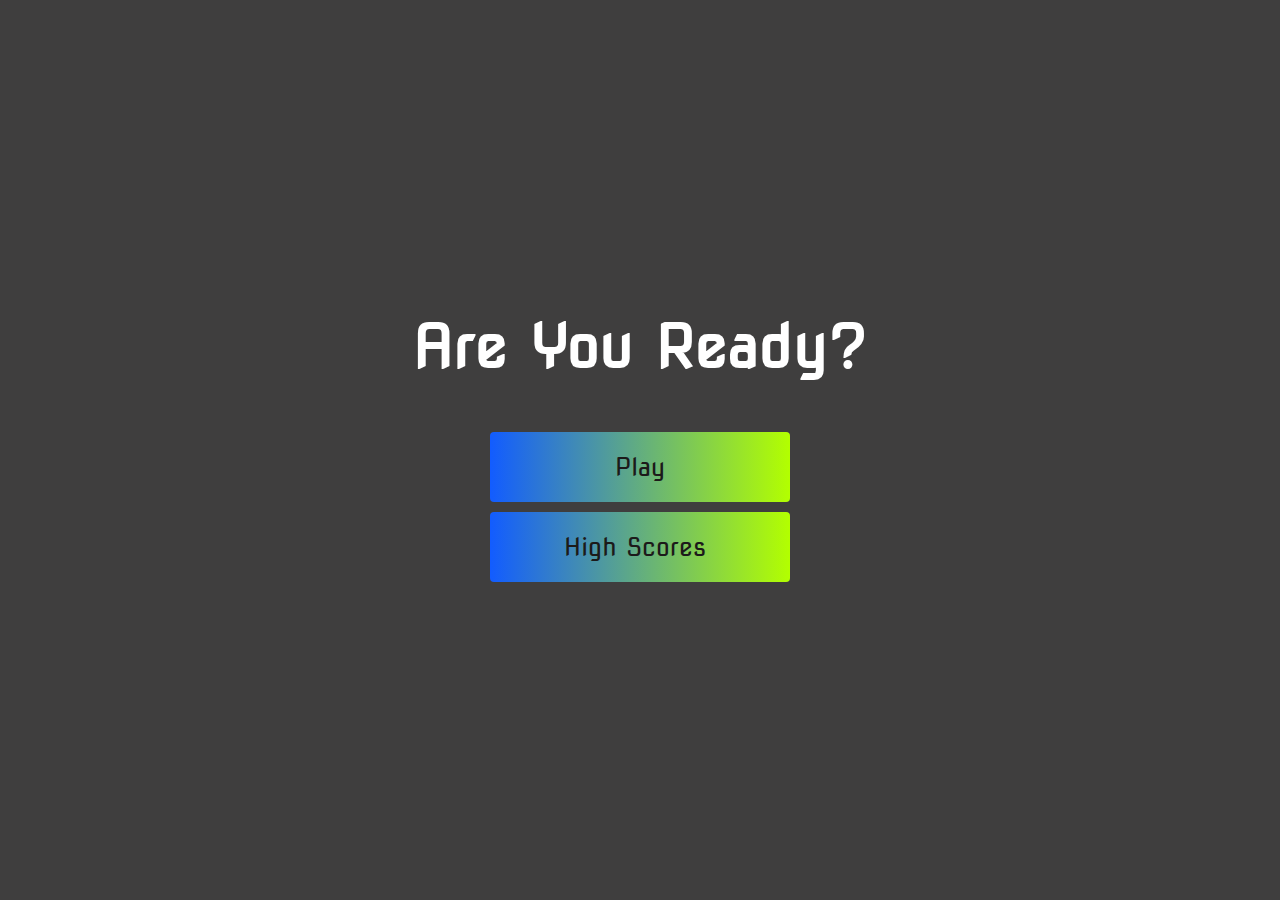
<file: index.html>
<!DOCTYPE html>
<html lang="en">
<head>
  <meta charset="UTF-8">
  <meta http-equiv="X-UA-Compatible" content="IE=edge">
  <meta name="viewport" content="width=device-width, initial-scale=1.0">
  <!-- <link rel="preconnect" href="https://fonts.gstatic.com"> -->
  <link href="https://fonts.googleapis.com/css2?family=Nova+Square&display=swap" rel="stylesheet">
  <link rel="stylesheet" href="https://use.fontawesome.com/releases/v5.15.3/css/all.css" integrity="sha384-SZXxX4whJ79/gErwcOYf+zWLeJdY/qpuqC4cAa9rOGUstPomtqpuNWT9wdPEn2fk" crossorigin="anonymous">
  <title>Scrum Quiz</title>
</head>

<body>
  <div class="container">
    <div id="home" class="flex-column flex-center">
      <h1>Are You Ready?</h1>
      <a href="game.html" class="btn">Play</a>
      <a href="highscores.html" id="highscore-btn" class="btn">High Scores<i class="fa fa-crown"></i></a>
    </div>
    <link rel="stylesheet" href="style.css">
  </body>
</html>
</file>
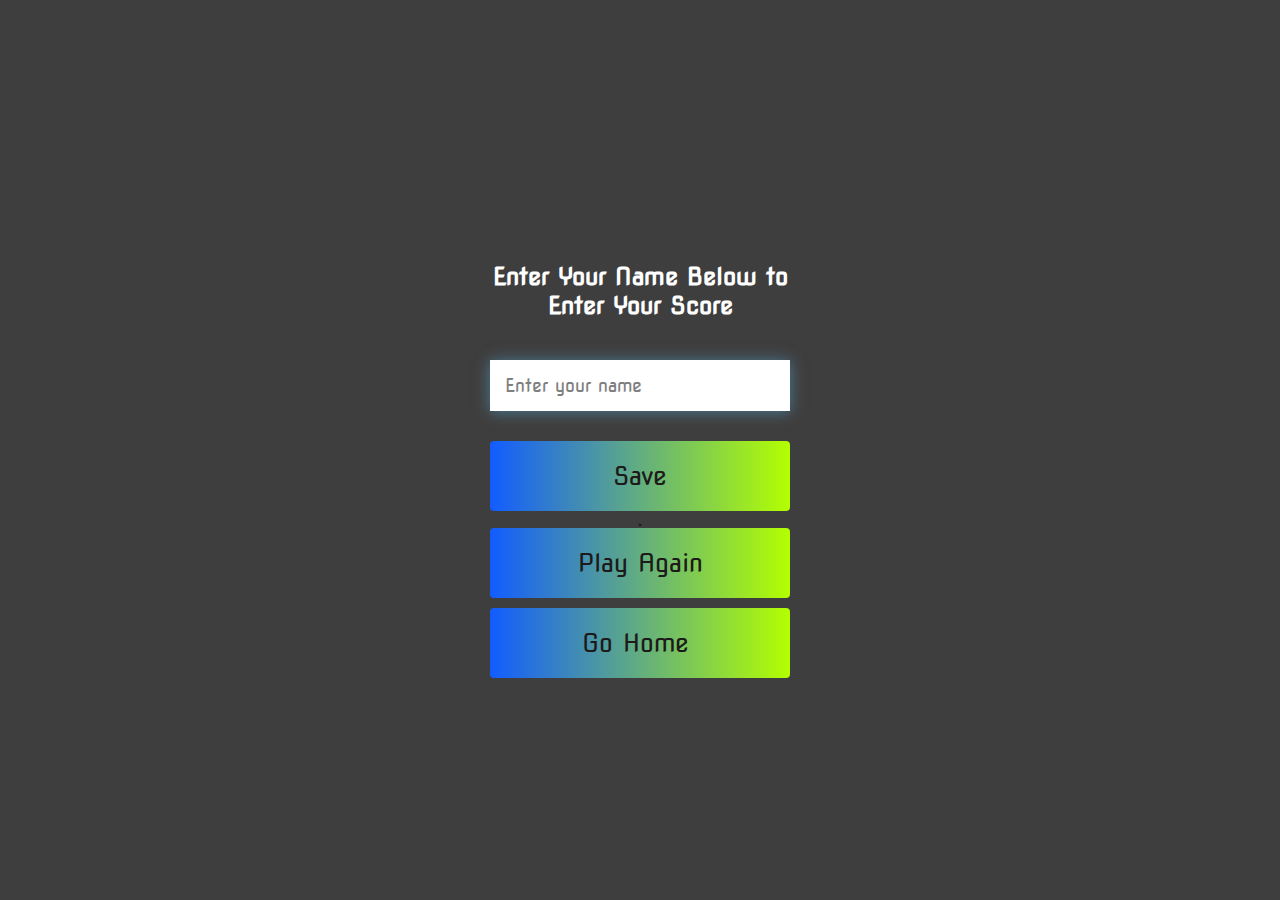
<file: end.html>
<!DOCTYPE html>
<html lang="en">
<head>
  <meta charset="UTF-8">
  <meta http-equiv="X-UA-Compatible" content="IE=edge">
  <meta name="viewport" content="width=device-width, initial-scale=1.0">
  <title>Scrum Quiz</title>
  <link rel="stylesheet" href="style.css">
  <link rel="stylesheet" href="https://use.fontawesome.com/releases/v5.15.3/css/all.css" integrity="sha384-SZXxX4whJ79/gErwcOYf+zWLeJdY/qpuqC4cAa9rOGUstPomtqpuNWT9wdPEn2fk" crossorigin="anonymous">
</head>
<body>
  <div class="container">
    <div id="end" class="flex-center flex-column">
      <h1 id="finalScore">0</h1>
      <form class="end-form-container">
        <h2 id="end-text">Enter Your Name Below to Enter Your Score</h2>
        <input type="text" name="name" id="username" placeholder="Enter your name">
        <button class="btn" id="saveScoreBtn" type="submit" onClick="saveHighScore(event)" disabled>Save</button>>
      </form>
      <a href="game.html" class="btn">Play Again</a>
      <a href="index.html" class="btn">Go Home<i class="fas fa-home"></i></a>
    </div>
  </div>
  <script src="end.js"></script>
</body>
</html>
</file>
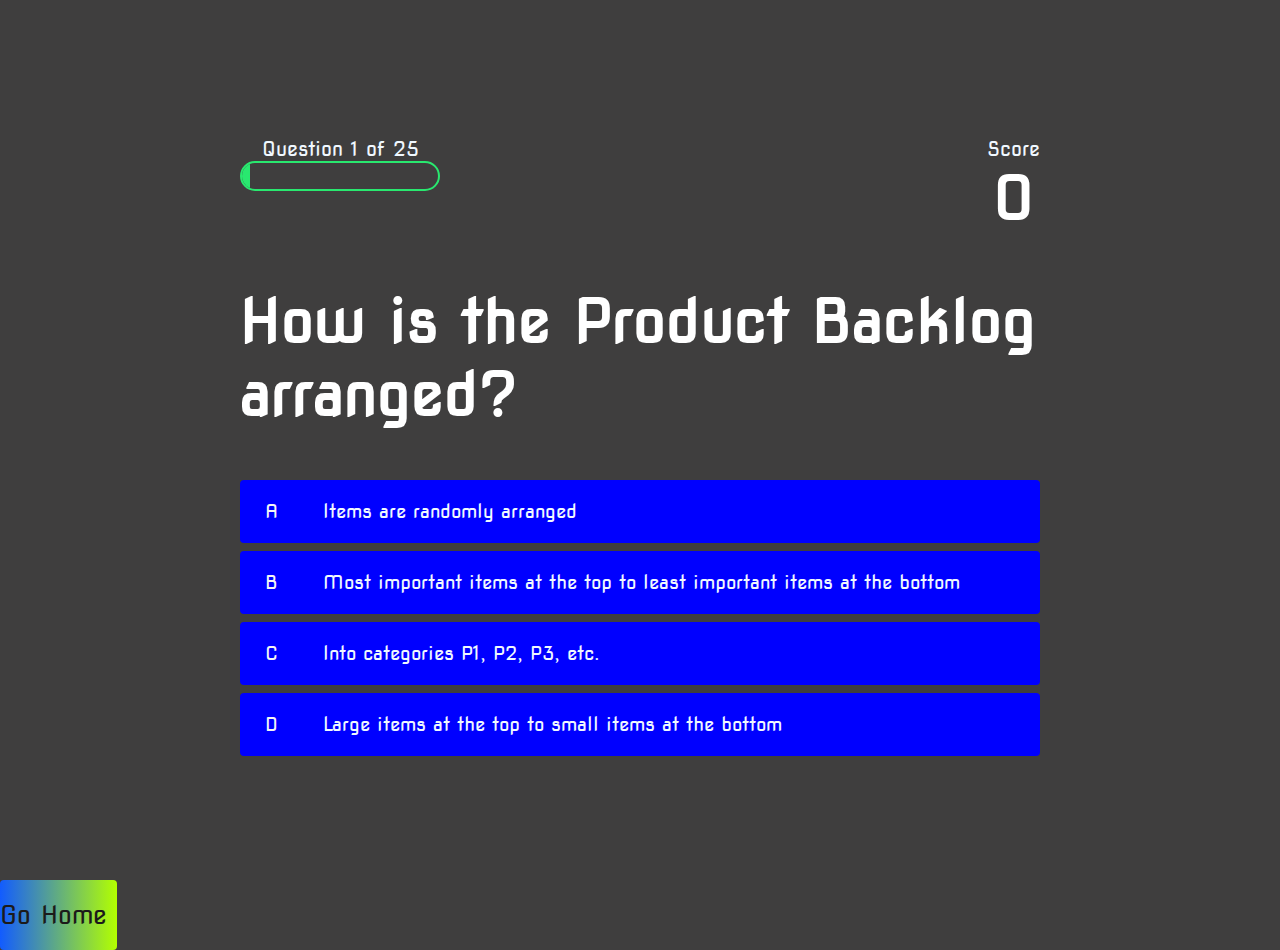
<file: game.html>
<!DOCTYPE html>
<html lang="en">
<head>
  <meta charset="UTF-8">
  <meta http-equiv="X-UA-Compatible" content="IE=edge">
  <meta name="viewport" content="width=device-width, initial-scale=1.0">
  <link rel="stylesheet" href="style.css">
  <link rel="stylesheet" href="game.css">
  <link rel="stylesheet" href="https://use.fontawesome.com/releases/v5.15.3/css/all.css" integrity="sha384-SZXxX4whJ79/gErwcOYf+zWLeJdY/qpuqC4cAa9rOGUstPomtqpuNWT9wdPEn2fk" crossorigin="anonymous">
  <title>Scrum Quiz</title>
</head>
<body>
  <div class="container">
    <div id="game" class="justify-center flex-column">
      <div id="hud">
        <div class="hud-item">
          <p id="progressText" class="hud-prefix">Question</p>
          <div id="progressBar">
            <div id="progressBarFull"></div>
          </div>
        </div>
        <div class="hud-item">
          <p class="hud-prefix">Score</p>
          <h1 class="hud-main-text" id="score">
            0
          </h1>
        </div>
      </div>
      <h1 id="question">What is the Answer to this Question?</h1>
      <div class="choice-container">
        <p class="choice-prefix">A</p>
        <p class="choice-text" data-number="1">Choice1</p>
      </div>
      <div class="choice-container">
        <p class="choice-prefix">B</p>
        <p class="choice-text" data-number="2">Choice2</p>
      </div>
      <div class="choice-container">
        <p class="choice-prefix">C</p>
        <p class="choice-text" data-number="3">Choice3</p>
      </div>
      <div class="choice-container">
        <p class="choice-prefix">D</p>
        <p class="choice-text" data-number="4">Choice4</p>
      </div>
    </div>
  </div>
  <a href="index.html" class="btn">Go Home<i class="fas fa-home"></i></a>
  <script src="apps.js"></script>
</body>
</html>
</file>
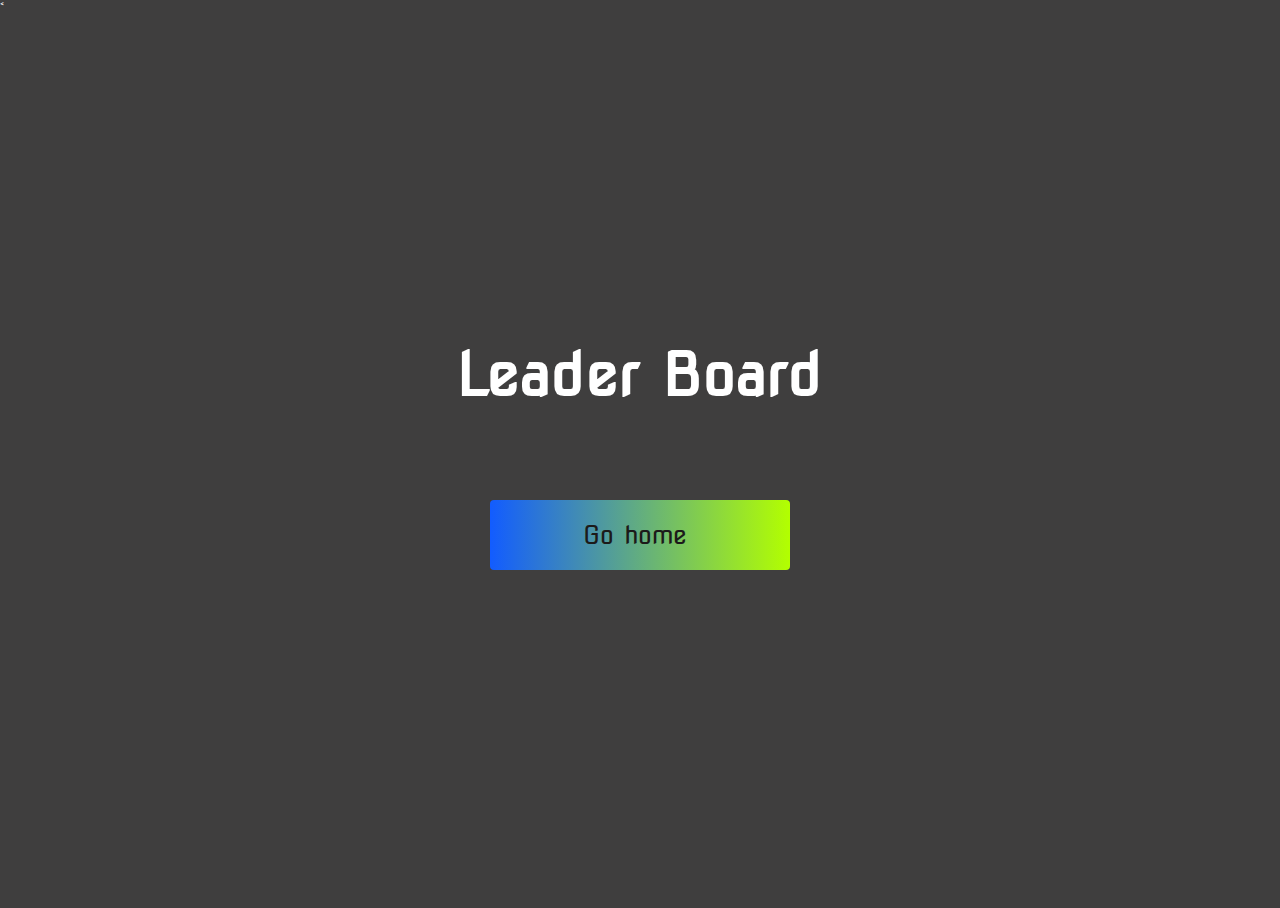
<file: highscores.html>
<!DOCTYPE html>
<html lang="en">
<head>
  <meta charset="UTF-8">
  <meta http-equiv="X-UA-Compatible" content="IE=edge">
  <meta name="viewport" content="width=device-width, initial-scale=1.0">
  <title>High Scores</title>
  <link rel="stylesheet" href="style.css">
  <link rel="stylesheet" href="highscores.css">
  <link rel="preconnect" href="https://fonts.gstatic.com">
  <link href="https://fonts.googleapis.com/css2?family=Nova+Square&display=swap" rel="stylesheet">
  <<link rel="stylesheet" href="https://use.fontawesome.com/releases/v5.15.3/css/all.css" integrity="sha384-SZXxX4whJ79/gErwcOYf+zWLeJdY/qpuqC4cAa9rOGUstPomtqpuNWT9wdPEn2fk" crossorigin="anonymous">
</head>
<body>
  <div class="container">
    <div id="highScores" class="flex-center flex-column">
      <h1>Leader Board</h1>
      <ul id="highScoresList"></ul>
      <a href="index.html" class="btn">Go home<i class="fas fa-home"></i></a>
    </div>
  </div>
  <script src="highscores.js"></script>
</body>
</html>
</file>
<file: style.css>
@import url('https://fonts.googleapis.com/css2?family=Nova+Square&display=swap');

:root {
  background-color: rgb(63, 62, 62);
}

* {
  box-sizing: border-box;
  margin: 0;
  padding: 0;
  font-size: 62.5%;
  font-family: 'Nova Square', cursive;
}

h1 {
  font-size: 6rem;
  color: #fff;
  margin-bottom: 5rem;
}

h2 {
  font-size: 4.2rem;
  margin-bottom: 4rem;
}

.container {
  width: 100vw;
  height: 100vh;
  display: flex;
  justify-content: center;
  align-items: center;
  max-width: 80rem;
  margin: 0 auto;
  padding: 2rem;
}

.flex-column {
  display: flex;
  flex-direction: column;
}

.flex-center {
  justify-content: center;
  align-items: center;

}

.justify-center {
  justify-content: center;
}

.text-center {
  text-align: center;
}

.hidden {
  display: none;
}

.btn {
  font-size: 2.5rem;
  padding: 2rem 0;
  width: 30rem;
  text-align: center;
  margin-bottom: 1rem;
  text-decoration: none;
  color: rgb(28, 26, 26);
  background: linear-gradient(90deg, rgb(18, 92, 255) 0%, rgb(179, 255, 0) 100%);
  border-radius: 4px;
}

.btn:hover {
  cursor: pointer;
  box-shadow: 0 0.04rem 1.4rem 0 rgb(8, 114, 244, 0.6);
  transition: transform 150ms;
  transform: scale(1.05);
}

.btn[disabled]:hover {
  cursor: not-allowed;
  box-shadow: none;
  transform: none;
}

#highscore-btn {
  background: linear-gradient(90deg, rgb(18, 92, 255) 0%, rgb(179, 255, 0) 100%);
}

#highscore-btn:hover {
  box-shadow: 0 0.04rem 1.4rem 0 rgba(8, 244, 8, 0.6);
}

.fa-crown {
  font-size: 2.3rem;
  margin-left: 1rem;
}

/* End Page CSS */
.end-form-container {
  width: 100%;
  display: flex;
  flex-direction: column;
  align-items: center;
  max-width: 30rem;
}

input {
  margin-bottom: 1rem;
  width: 20rem;
  padding: 1.5rem;
  font-size: 1.8rem;
  border: none;
  box-shadow: 0 0.1rem 1.4rem 0 rgba(86, 185, 235, 0.5);
}

input::placeholder {
  color: gray;
}

#username {
  margin-bottom: 3rem;
  width: 100%;
  outline: none;
}

#end-text {
  font-size: 2.4rem;
  color: #fff;
  text-align: center;

}

#saveScoreBtn {
  border: none;
}

.fa-home {
  margin-left: 1rem;
  font-size: 2rem;
  color: black;
}
</file>
<file: game.css>
body {
  color: aliceblue;
}

.choice-container {
  display: flex;
  margin-bottom: 0.8rem;
  width: 100%;
  border-radius: 4px;
  background: blue;
  font-size: 3rem;
  min-width: 80rem;
}

.choice-container:hover {
  cursor: pointer;
  box-shadow: 0 0.4rem 1.4rem 0 rgba(10, 191, 247, 0.5);
  transform: scale(1.02);
  transform: transform 100ms;
}

.choice-prefix {
  padding: 2rem 2.5rem;
  color: whitesmoke
}

.choice-text {
  padding: 2rem;
  width: 100%;
}

.correct {
  background: linear-gradient(32deg, rgba(11, 223, 36, 1) 0%, rgba(41, 232, 111, 1) 100%);
}

.incorrect {
  background: linear-gradient(32deg, rgb(224, 14, 14) 0%, rgb(212, 4, 4) 100%);
}

/* Heads Up display */
#hud {
  display: flex;
  justify-content: space-between;
}

.hud-prefix {
  text-align: center;
  font-size: 2rem;
}

.hud-main-text {
  text-align: center;
}

#progressBar {
  width: 20rem;
  height: 3rem;
  border: 0.2rem solid rgb(41, 232, 111);
  border-radius: 50px;
  overflow: hidden;
}

#progressBarFull {
  height: 100%;
  width: 0%;
  background: rgb(41, 232, 111)
}

@media screen and (max-width: 768px) {
  .choice-container {
    min-width: 40rem;
  }
}
</file>
<file: highscores.css>
body {
  color: #fff;
}

#highScoresList {
  list-style: none;
  margin-bottom: 4rem;
}

.high-score {
  font-size: 3.2rem;
  margin-bottom: 0.5rem;
}

.fa-home {
  font-size: 2.3rem;
  margin-left: 1rem;
}
</file>
